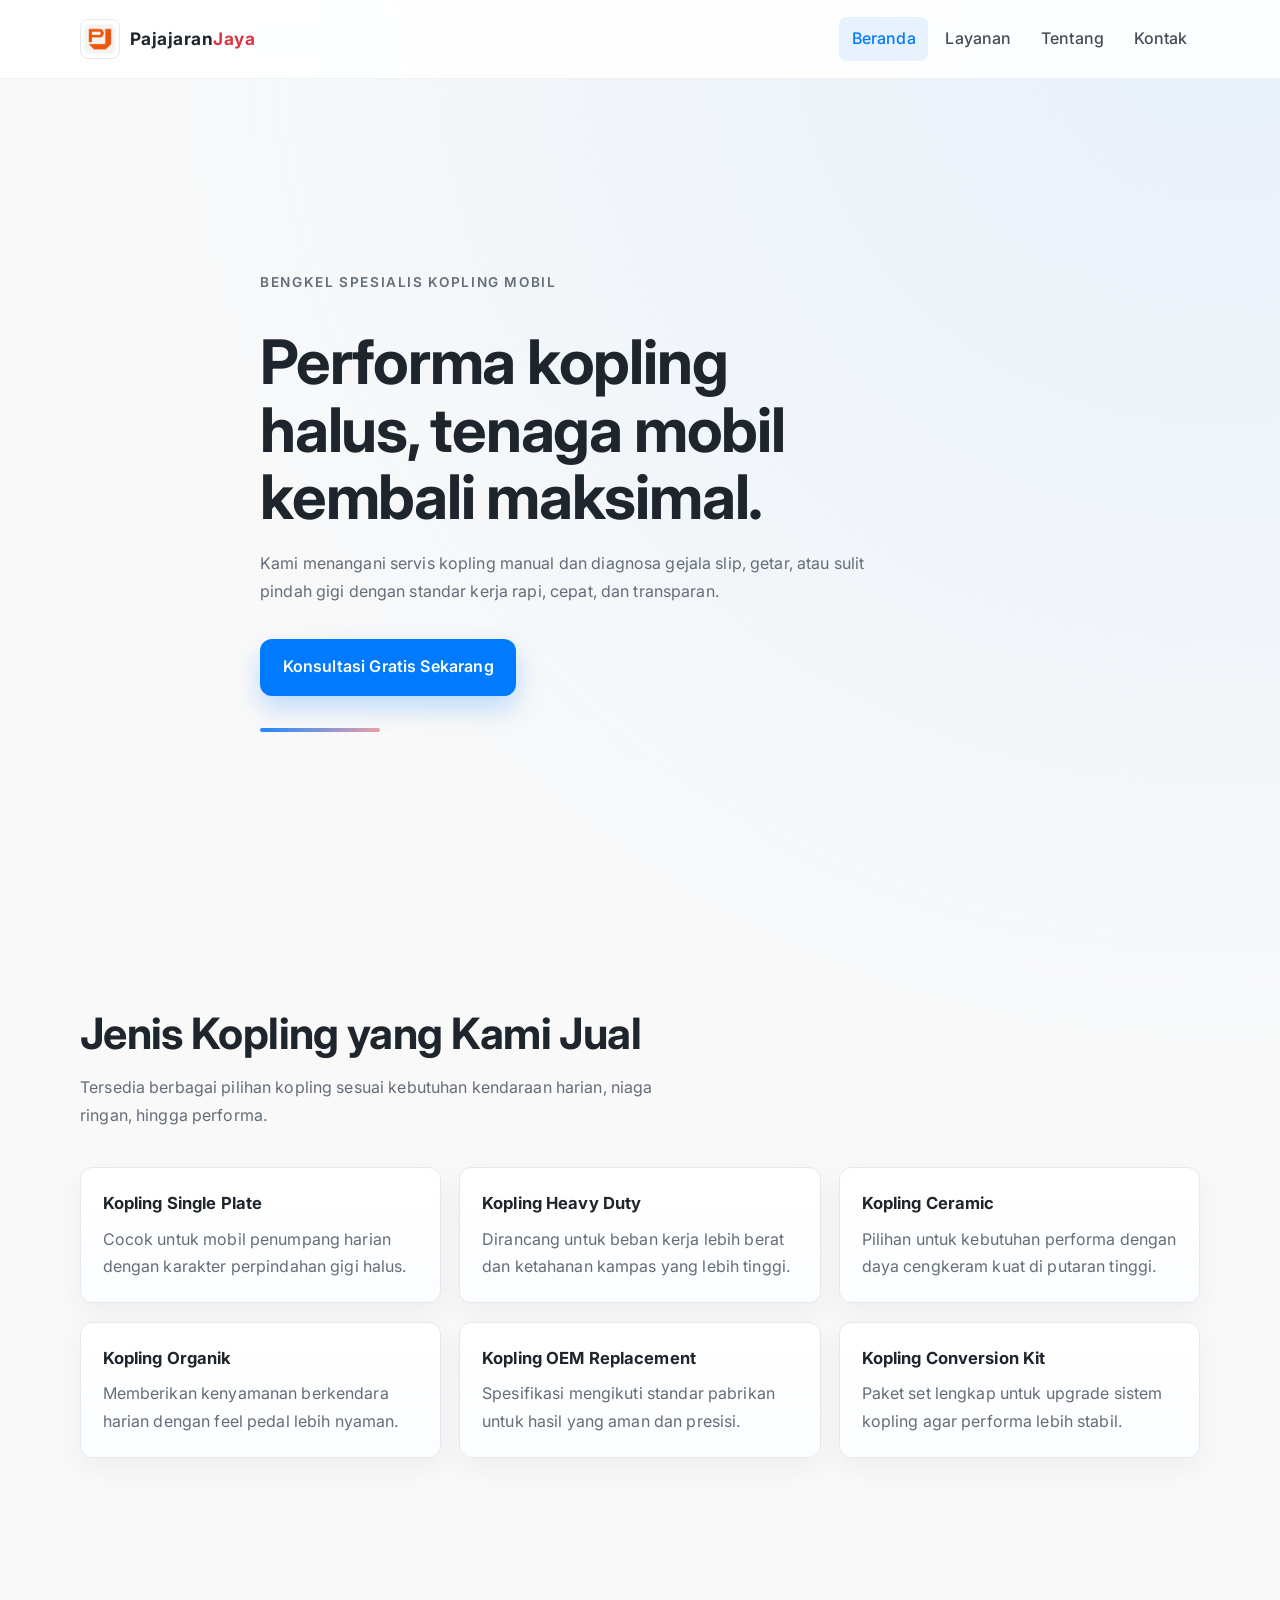
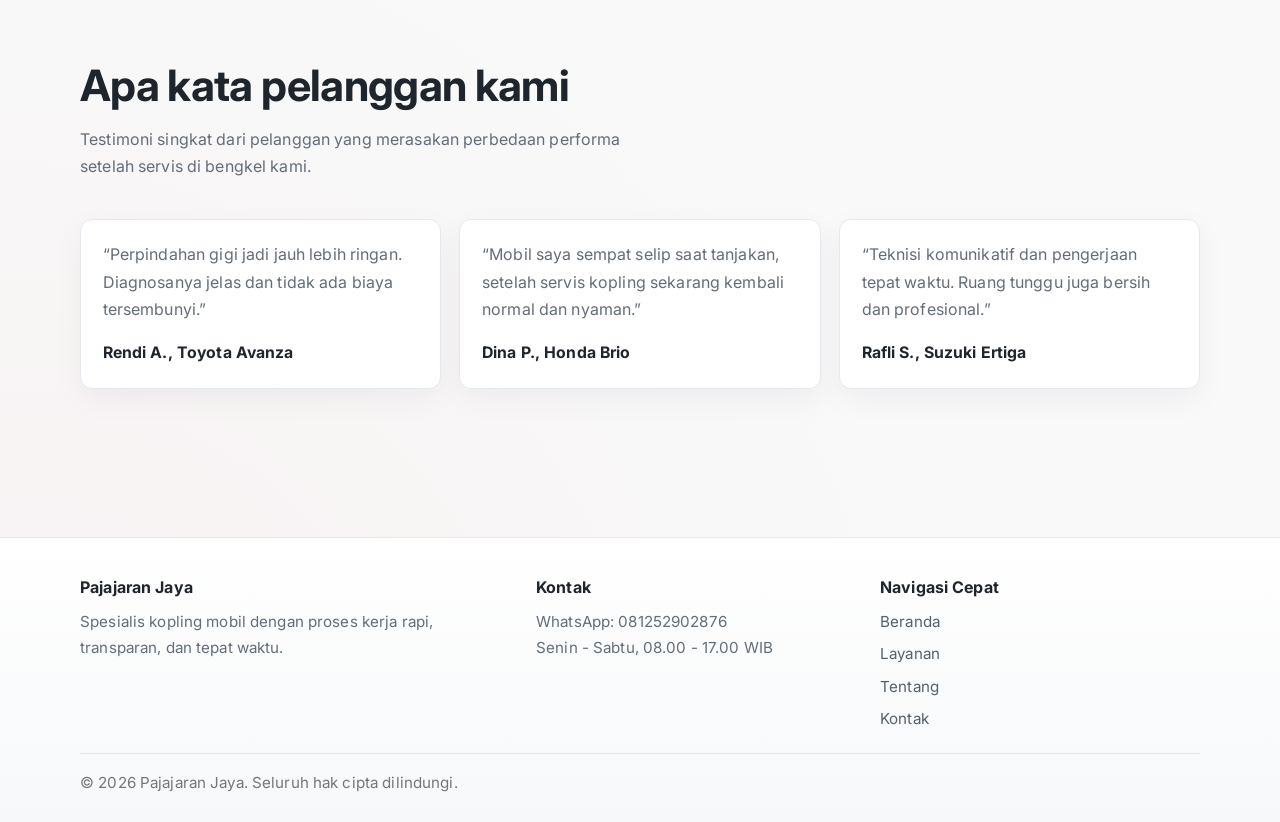
<file: index.html>
<!doctype html>
<html lang="id">
  <head>
    <meta charset="UTF-8" />
    <meta name="viewport" content="width=device-width, initial-scale=1.0" />
    <meta
      name="description"
      content="Bengkel spesialis kopling mobil dengan teknisi berpengalaman, diagnosa akurat, dan proses pengerjaan transparan."
    />
    <meta name="google-site-verification" content="lEvcDP85rpLG2DY13oHIXQdvIcxbhTGmNRsH5fqvasw" />
    <title>Padjajaran Jaya</title>
    <link rel="icon" type="image/png" href="tempat/logo.png" />
    <link rel="stylesheet" href="style.css" />
  </head>
  <body>
    <header class="site-header">
      <div class="container nav">
        <a class="logo" href="index.html" aria-label="Pajajaran Jaya - Beranda">
          <img class="logo-mark" src="tempat/logo.png" alt="Logo Pajajaran Jaya" />
          <span class="logo-text">Pajajaran<span>Jaya</span></span>
        </a>
        <button class="nav-toggle" aria-label="Buka menu" aria-expanded="false">
          <span class="hamburger"></span>
        </button>
        <ul class="nav-menu">
          <li><a class="active" href="index.html">Beranda</a></li>
          <li><a href="layanan.html">Layanan</a></li>
          <li><a href="tentang.html">Tentang</a></li>
          <li><a href="kontak.html">Kontak</a></li>
        </ul>
      </div>
    </header>

    <main>
      <section class="hero">
        <div class="container hero-content">
          <p class="eyebrow">Bengkel Spesialis Kopling Mobil</p>
          <h1>Performa kopling halus, tenaga mobil kembali maksimal.</h1>
          <p>
            Kami menangani servis kopling manual dan diagnosa gejala slip, getar, atau sulit pindah gigi dengan
            standar kerja rapi, cepat, dan transparan.
          </p>
          <a class="btn btn-primary" href="kontak.html">Konsultasi Gratis Sekarang</a>
        </div>
      </section>

      <section class="page-section">
        <div class="container">
          <h2 class="section-title">Jenis Kopling yang Kami Jual</h2>
          <p class="section-intro">
            Tersedia berbagai pilihan kopling sesuai kebutuhan kendaraan harian, niaga ringan, hingga performa.
          </p>
          <div class="grid clutch-grid">
            <article class="clutch-card">
              <h3>Kopling Single Plate</h3>
              <p>Cocok untuk mobil penumpang harian dengan karakter perpindahan gigi halus.</p>
            </article>
            <article class="clutch-card">
              <h3>Kopling Heavy Duty</h3>
              <p>Dirancang untuk beban kerja lebih berat dan ketahanan kampas yang lebih tinggi.</p>
            </article>
            <article class="clutch-card">
              <h3>Kopling Ceramic</h3>
              <p>Pilihan untuk kebutuhan performa dengan daya cengkeram kuat di putaran tinggi.</p>
            </article>
            <article class="clutch-card">
              <h3>Kopling Organik</h3>
              <p>Memberikan kenyamanan berkendara harian dengan feel pedal lebih nyaman.</p>
            </article>
            <article class="clutch-card">
              <h3>Kopling OEM Replacement</h3>
              <p>Spesifikasi mengikuti standar pabrikan untuk hasil yang aman dan presisi.</p>
            </article>
            <article class="clutch-card">
              <h3>Kopling Conversion Kit</h3>
              <p>Paket set lengkap untuk upgrade sistem kopling agar performa lebih stabil.</p>
            </article>
          </div>
        </div>
      </section>

      <section class="page-section">
        <div class="container">
          <h2 class="section-title">Apa kata pelanggan kami</h2>
          <p class="section-intro">
            Testimoni singkat dari pelanggan yang merasakan perbedaan performa setelah servis di bengkel kami.
          </p>
          <div class="grid testimonial-grid">
            <article class="testimonial-card">
              <p>
                “Perpindahan gigi jadi jauh lebih ringan. Diagnosanya jelas dan tidak ada biaya tersembunyi.”
              </p>
              <h3>Rendi A., Toyota Avanza</h3>
            </article>
            <article class="testimonial-card">
              <p>
                “Mobil saya sempat selip saat tanjakan, setelah servis kopling sekarang kembali normal dan nyaman.”
              </p>
              <h3>Dina P., Honda Brio</h3>
            </article>
            <article class="testimonial-card">
              <p>
                “Teknisi komunikatif dan pengerjaan tepat waktu. Ruang tunggu juga bersih dan profesional.”
              </p>
              <h3>Rafli S., Suzuki Ertiga</h3>
            </article>
          </div>
        </div>
      </section>
    </main>

    <footer class="site-footer">
      <div class="container footer-grid">
        <section>
          <h3 class="footer-title">Pajajaran Jaya</h3>
          <p class="footer-text">Spesialis kopling mobil dengan proses kerja rapi, transparan, dan tepat waktu.</p>
        </section>
        <section>
          <h3 class="footer-title">Kontak</h3>
          <p class="footer-text">WhatsApp: 081252902876</p>
          <p class="footer-text">Senin - Sabtu, 08.00 - 17.00 WIB</p>
        </section>
        <nav aria-label="Navigasi footer">
          <h3 class="footer-title">Navigasi Cepat</h3>
          <ul class="footer-links">
            <li><a href="index.html">Beranda</a></li>
            <li><a href="layanan.html">Layanan</a></li>
            <li><a href="tentang.html">Tentang</a></li>
            <li><a href="kontak.html">Kontak</a></li>
          </ul>
        </nav>
      </div>
      <div class="container footer-bottom">&copy; <span id="year"></span> Pajajaran Jaya. Seluruh hak cipta dilindungi.</div>
    </footer>

    <script src="script.js"></script>
  </body>
</html>
</file>
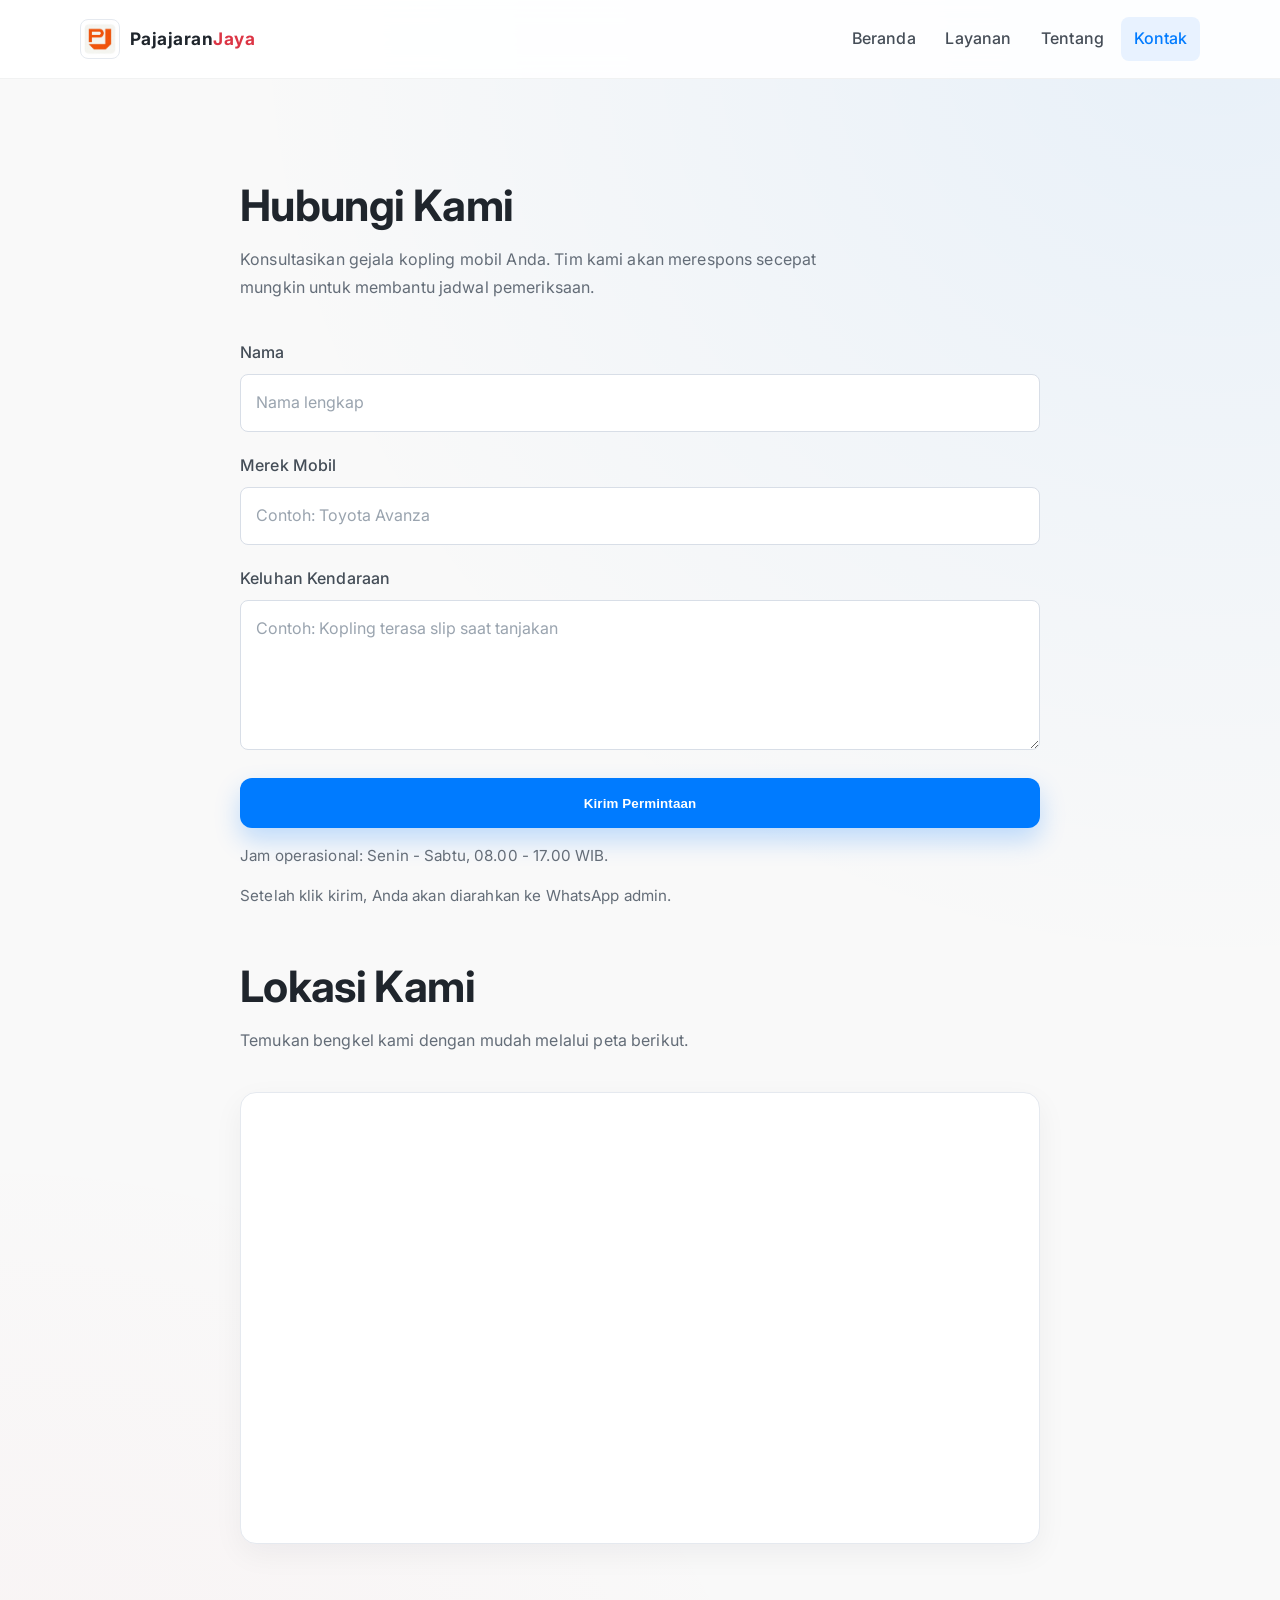
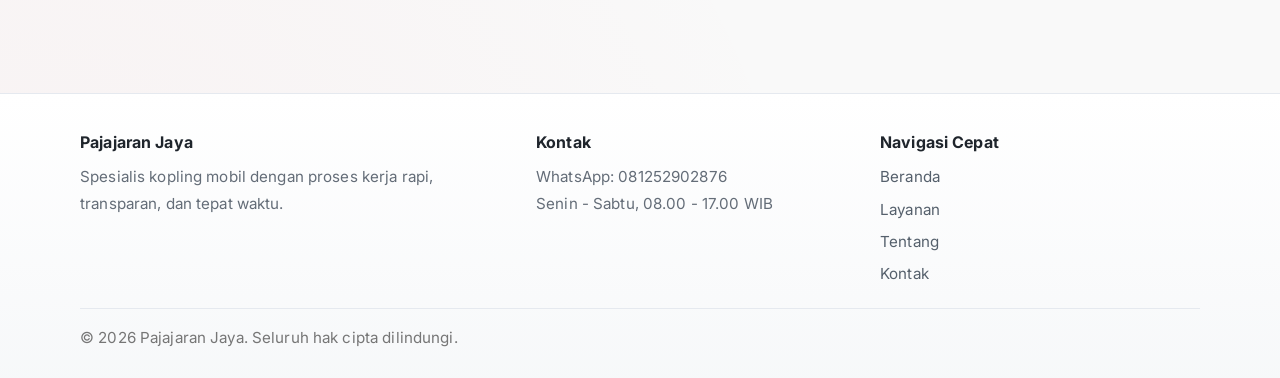
<file: kontak.html>
<!doctype html>
<html lang="id">
  <head>
    <meta charset="UTF-8" />
    <meta name="viewport" content="width=device-width, initial-scale=1.0" />
    <meta
      name="description"
      content="Hubungi Bengkel  untuk konsultasi masalah kopling mobil Anda dan jadwalkan pemeriksaan."
    />
    <title>Padjajaran Jaya</title>
    <link rel="icon" type="image/png" href="tempat/logo.png" />
    <link rel="stylesheet" href="style.css" />
  </head>
  <body>
    <header class="site-header">
      <div class="container nav">
        <a class="logo" href="index.html" aria-label="Pajajaran Jaya - Beranda">
          <img class="logo-mark" src="tempat/logo.png" alt="Logo Pajajaran Jaya" />
          <span class="logo-text">Pajajaran<span>Jaya</span></span>
        </a>
        <button class="nav-toggle" aria-label="Buka menu" aria-expanded="false">
          <span class="hamburger"></span>
        </button>
        <ul class="nav-menu">
          <li><a href="index.html">Beranda</a></li>
          <li><a href="layanan.html">Layanan</a></li>
          <li><a href="tentang.html">Tentang</a></li>
          <li><a class="active" href="kontak.html">Kontak</a></li>
        </ul>
      </div>
    </header>

    <main class="page-section">
      <div class="container contact-wrap">
        <h1 class="section-title">Hubungi Kami</h1>
        <p class="section-intro">
          Konsultasikan gejala kopling mobil Anda. Tim kami akan merespons secepat mungkin untuk membantu jadwal
          pemeriksaan.
        </p>

        <form id="wa-contact-form">
          <div class="form-group">
            <label for="nama">Nama</label>
            <input id="nama" type="text" name="nama" placeholder="Nama lengkap" required />
          </div>
          <div class="form-group">
            <label for="merek-mobil">Merek Mobil</label>
            <input id="merek-mobil" type="text" name="merek_mobil" placeholder="Contoh: Toyota Avanza" required />
          </div>
          <div class="form-group">
            <label for="pesan">Keluhan Kendaraan</label>
            <textarea id="pesan" name="pesan" placeholder="Contoh: Kopling terasa slip saat tanjakan" required></textarea>
          </div>
          <button class="btn btn-primary btn-block" type="submit">Kirim Permintaan</button>
          <p class="note">Jam operasional: Senin - Sabtu, 08.00 - 17.00 WIB.</p>
          <p class="note">Setelah klik kirim, Anda akan diarahkan ke WhatsApp admin.</p>
        </form>

        <section class="map-section" aria-label="Lokasi bengkel">
          <h2 class="section-title">Lokasi Kami</h2>
          <p class="section-intro">Temukan bengkel kami dengan mudah melalui peta berikut.</p>
          <div class="map-embed">
            <iframe
              src="https://www.google.com/maps/embed?pb=!1m18!1m12!1m3!1d3949.820131284923!2d112.15390479999999!3d-8.1197886!2m3!1f0!2f0!3f0!3m2!1i1024!2i768!4f13.1!3m3!1m2!1s0x2e78ebfa93a4b62b%3A0xb72c8a0e3594ad39!2sPajajaran%20Jaya!5e0!3m2!1sid!2ssg!4v1774678619966!5m2!1sid!2ssg"
              width="600"
              height="450"
              style="border: 0"
              allowfullscreen=""
              loading="lazy"
              referrerpolicy="no-referrer-when-downgrade"
              title="Lokasi Bengkel Pajajaran Jaya"
            ></iframe>
          </div>
        </section>
      </div>
    </main>

    <footer class="site-footer">
      <div class="container footer-grid">
        <section>
          <h3 class="footer-title">Pajajaran Jaya</h3>
          <p class="footer-text">Spesialis kopling mobil dengan proses kerja rapi, transparan, dan tepat waktu.</p>
        </section>
        <section>
          <h3 class="footer-title">Kontak</h3>
          <p class="footer-text">WhatsApp: 081252902876</p>
          <p class="footer-text">Senin - Sabtu, 08.00 - 17.00 WIB</p>
        </section>
        <nav aria-label="Navigasi footer">
          <h3 class="footer-title">Navigasi Cepat</h3>
          <ul class="footer-links">
            <li><a href="index.html">Beranda</a></li>
            <li><a href="layanan.html">Layanan</a></li>
            <li><a href="tentang.html">Tentang</a></li>
            <li><a href="kontak.html">Kontak</a></li>
          </ul>
        </nav>
      </div>
      <div class="container footer-bottom">&copy; <span id="year"></span> Pajajaran Jaya. Seluruh hak cipta dilindungi.</div>
    </footer>

    <script src="script.js"></script>
  </body>
</html>
</file>
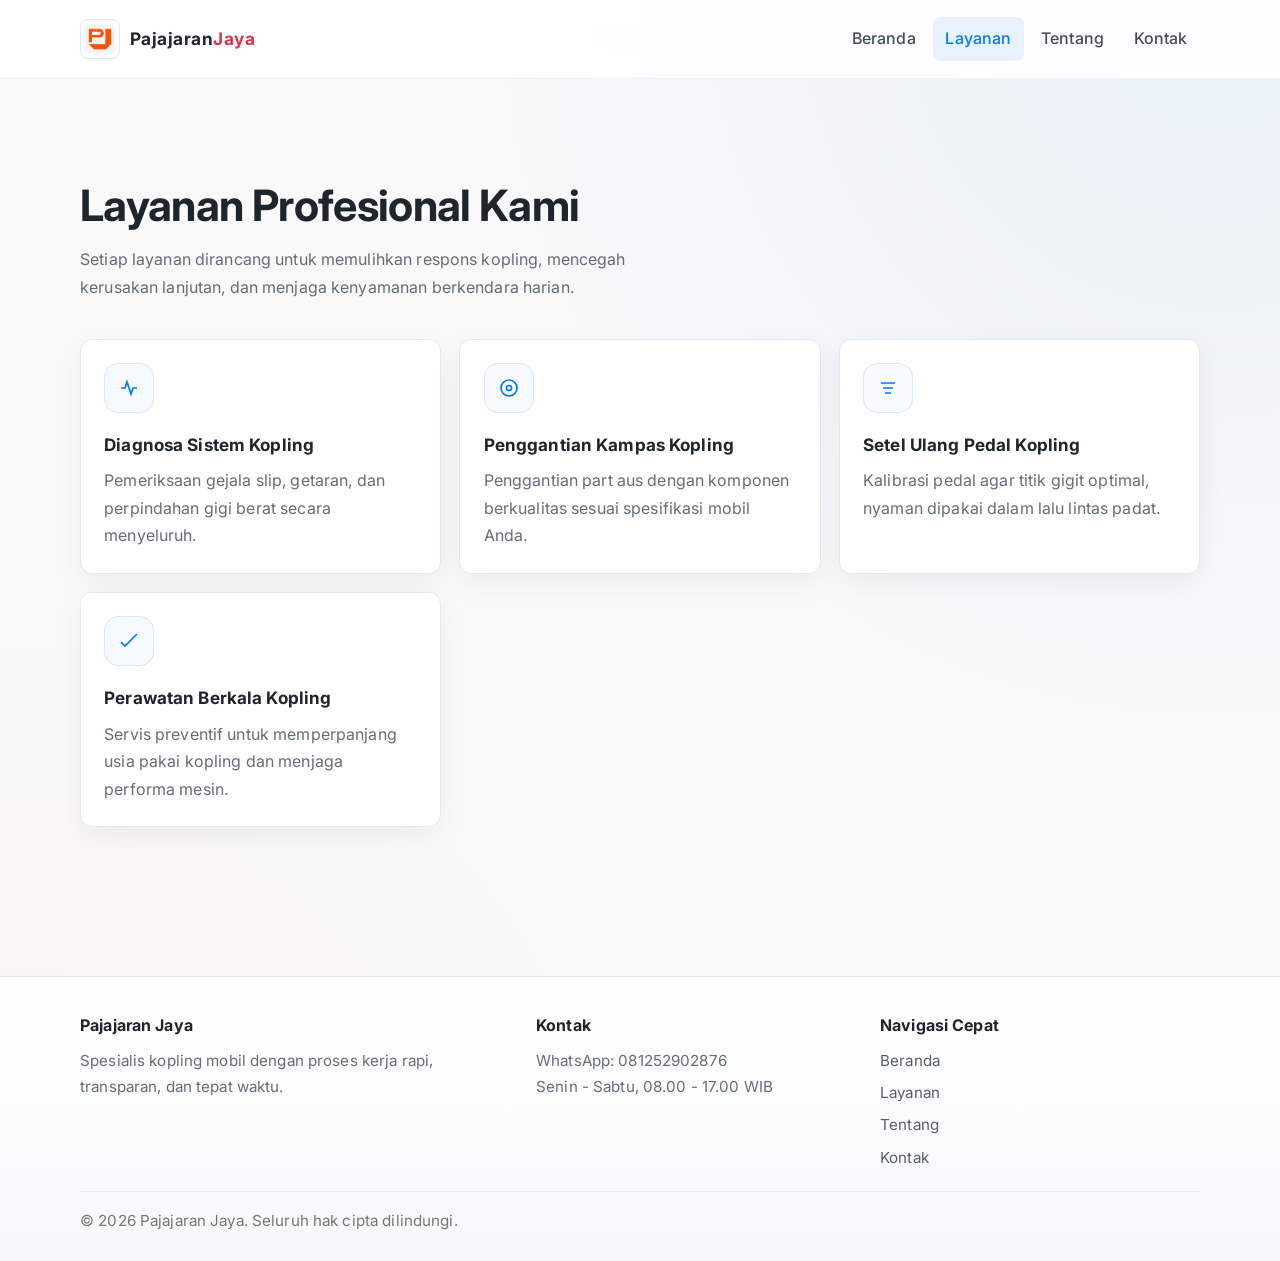
<file: layanan.html>
<!doctype html>
<html lang="id">
  <head>
    <meta charset="UTF-8" />
    <meta name="viewport" content="width=device-width, initial-scale=1.0" />
    <meta
      name="description"
      content="Layanan bengkel spesialis kopling mobil: diagnosa, servis, penggantian part, dan kalibrasi sistem kopling."
    />
    <title>Padjajaran Jaya</title>
    <link rel="icon" type="image/png" href="tempat/logo.png" />
    <link rel="stylesheet" href="style.css" />
  </head>
  <body>
    <header class="site-header">
      <div class="container nav">
        <a class="logo" href="index.html" aria-label="Pajajaran Jaya - Beranda">
          <img class="logo-mark" src="tempat/logo.png" alt="Logo Pajajaran Jaya" />
          <span class="logo-text">Pajajaran<span>Jaya</span></span>
        </a>
        <button class="nav-toggle" aria-label="Buka menu" aria-expanded="false">
          <span class="hamburger"></span>
        </button>
        <ul class="nav-menu">
          <li><a href="index.html">Beranda</a></li>
          <li><a class="active" href="layanan.html">Layanan</a></li>
          <li><a href="tentang.html">Tentang</a></li>
          <li><a href="kontak.html">Kontak</a></li>
        </ul>
      </div>
    </header>

    <main class="page-section">
      <div class="container">
        <h1 class="section-title">Layanan Profesional Kami</h1>
        <p class="section-intro">
          Setiap layanan dirancang untuk memulihkan respons kopling, mencegah kerusakan lanjutan, dan menjaga
          kenyamanan berkendara harian.
        </p>

        <div class="grid service-grid">
          <article class="service-card">
            <div class="icon-wrap" aria-hidden="true">
              <svg width="24" height="24" viewBox="0 0 24 24" fill="none" stroke="currentColor" stroke-width="1.7">
                <path d="M4 12h4l2-6 4 12 2-6h4" />
              </svg>
            </div>
            <h3>Diagnosa Sistem Kopling</h3>
            <p>Pemeriksaan gejala slip, getaran, dan perpindahan gigi berat secara menyeluruh.</p>
          </article>

          <article class="service-card">
            <div class="icon-wrap" aria-hidden="true">
              <svg width="24" height="24" viewBox="0 0 24 24" fill="none" stroke="currentColor" stroke-width="1.7">
                <circle cx="12" cy="12" r="8" />
                <circle cx="12" cy="12" r="2.5" />
              </svg>
            </div>
            <h3>Penggantian Kampas Kopling</h3>
            <p>Penggantian part aus dengan komponen berkualitas sesuai spesifikasi mobil Anda.</p>
          </article>

          <article class="service-card">
            <div class="icon-wrap" aria-hidden="true">
              <svg width="24" height="24" viewBox="0 0 24 24" fill="none" stroke="currentColor" stroke-width="1.7">
                <path d="M5 7h14M7 12h10M9 17h6" />
              </svg>
            </div>
            <h3>Setel Ulang Pedal Kopling</h3>
            <p>Kalibrasi pedal agar titik gigit optimal, nyaman dipakai dalam lalu lintas padat.</p>
          </article>

          <article class="service-card">
            <div class="icon-wrap" aria-hidden="true">
              <svg width="24" height="24" viewBox="0 0 24 24" fill="none" stroke="currentColor" stroke-width="1.7">
                <path d="M4 13l4 4 12-12" />
              </svg>
            </div>
            <h3>Perawatan Berkala Kopling</h3>
            <p>Servis preventif untuk memperpanjang usia pakai kopling dan menjaga performa mesin.</p>
          </article>
        </div>
      </div>
    </main>

    <footer class="site-footer">
      <div class="container footer-grid">
        <section>
          <h3 class="footer-title">Pajajaran Jaya</h3>
          <p class="footer-text">Spesialis kopling mobil dengan proses kerja rapi, transparan, dan tepat waktu.</p>
        </section>
        <section>
          <h3 class="footer-title">Kontak</h3>
          <p class="footer-text">WhatsApp: 081252902876</p>
          <p class="footer-text">Senin - Sabtu, 08.00 - 17.00 WIB</p>
        </section>
        <nav aria-label="Navigasi footer">
          <h3 class="footer-title">Navigasi Cepat</h3>
          <ul class="footer-links">
            <li><a href="index.html">Beranda</a></li>
            <li><a href="layanan.html">Layanan</a></li>
            <li><a href="tentang.html">Tentang</a></li>
            <li><a href="kontak.html">Kontak</a></li>
          </ul>
        </nav>
      </div>
      <div class="container footer-bottom">&copy; <span id="year"></span> Pajajaran Jaya. Seluruh hak cipta dilindungi.</div>
    </footer>

    <script src="script.js"></script>
  </body>
</html>
</file>
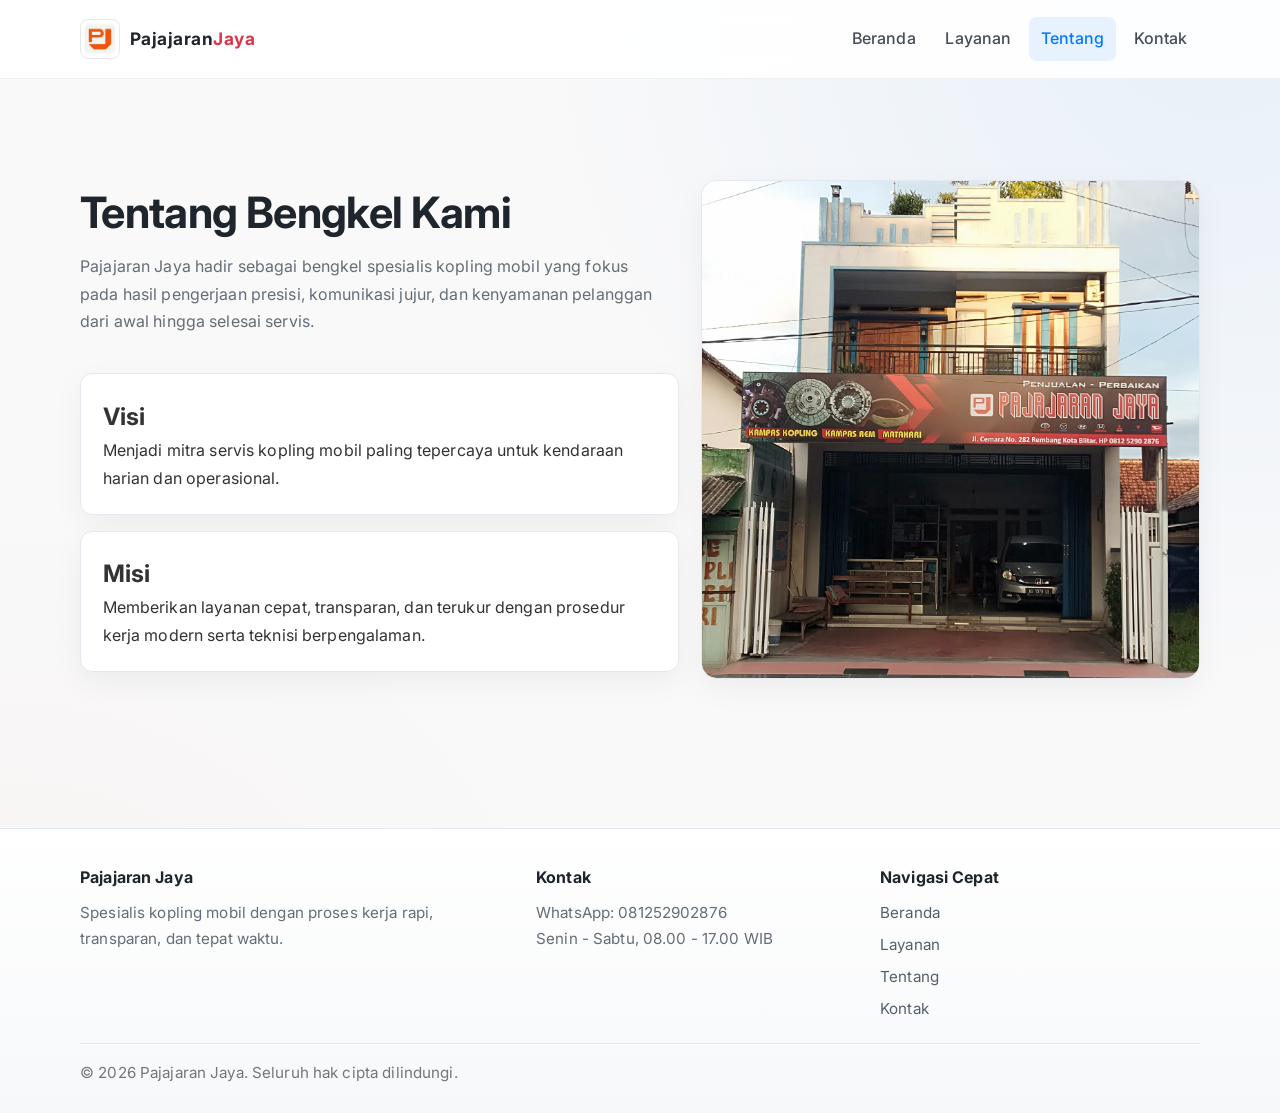
<file: tentang.html>
<!doctype html>
<html lang="id">
  <head>
    <meta charset="UTF-8" />
    <meta name="viewport" content="width=device-width, initial-scale=1.0" />
    <meta
      name="description"
      content="Tentang Bengkel Kopling Pro, tim teknisi berpengalaman dengan komitmen pada kualitas servis kopling mobil."
    />
    <title>Padjajaran Jaya</title>
    <link rel="icon" type="image/png" href="tempat/logo.png" />
    <link rel="stylesheet" href="style.css" />
  </head>
  <body>
    <header class="site-header">
      <div class="container nav">
        <a class="logo" href="index.html" aria-label="Pajajaran Jaya - Beranda">
          <img class="logo-mark" src="tempat/logo.png" alt="Logo Pajajaran Jaya" />
          <span class="logo-text">Pajajaran<span>Jaya</span></span>
        </a>
        <button class="nav-toggle" aria-label="Buka menu" aria-expanded="false">
          <span class="hamburger"></span>
        </button>
        <ul class="nav-menu">
          <li><a href="index.html">Beranda</a></li>
          <li><a href="layanan.html">Layanan</a></li>
          <li><a class="active" href="tentang.html">Tentang</a></li>
          <li><a href="kontak.html">Kontak</a></li>
        </ul>
      </div>
    </header>

    <main class="page-section">
      <div class="container about-layout">
        <section>
          <h1 class="section-title">Tentang Bengkel Kami</h1>
          <p class="section-intro">
            Pajajaran Jaya hadir sebagai bengkel spesialis kopling mobil yang fokus pada hasil pengerjaan presisi,
            komunikasi jujur, dan kenyamanan pelanggan dari awal hingga selesai servis.
          </p>
          <article class="info-card">
            <h2>Visi</h2>
            <p>Menjadi mitra servis kopling mobil paling tepercaya untuk kendaraan harian dan operasional.</p>
          </article>
          <article class="info-card" style="margin-top: 1rem">
            <h2>Misi</h2>
            <p>
              Memberikan layanan cepat, transparan, dan terukur dengan prosedur kerja modern serta teknisi
              berpengalaman.
            </p>
          </article>
        </section>

        <aside class="about-photo-wrap" aria-label="Foto bengkel Pajajaran Jaya">
          <img class="about-photo" src="tempat/tempat.jpg" alt="Foto area Bengkel Pajajaran Jaya" />
        </aside>
      </div>
    </main>

    <footer class="site-footer">
      <div class="container footer-grid">
        <section>
          <h3 class="footer-title">Pajajaran Jaya</h3>
          <p class="footer-text">Spesialis kopling mobil dengan proses kerja rapi, transparan, dan tepat waktu.</p>
        </section>
        <section>
          <h3 class="footer-title">Kontak</h3>
          <p class="footer-text">WhatsApp: 081252902876</p>
          <p class="footer-text">Senin - Sabtu, 08.00 - 17.00 WIB</p>
        </section>
        <nav aria-label="Navigasi footer">
          <h3 class="footer-title">Navigasi Cepat</h3>
          <ul class="footer-links">
            <li><a href="index.html">Beranda</a></li>
            <li><a href="layanan.html">Layanan</a></li>
            <li><a href="tentang.html">Tentang</a></li>
            <li><a href="kontak.html">Kontak</a></li>
          </ul>
        </nav>
      </div>
      <div class="container footer-bottom">&copy; <span id="year"></span> Pajajaran Jaya. Seluruh hak cipta dilindungi.</div>
    </footer>

    <script src="script.js"></script>
  </body>
</html>
</file>
<file: style.css>
@import url('https://fonts.googleapis.com/css2?family=Inter:wght@400;500;600;700&display=swap');

:root {
  --bg: #f9f9f9;
  --bg-soft: #f4f6f8;
  --surface: #ffffff;
  --text: #333333;
  --text-strong: #1f252c;
  --muted: #646d78;
  --border: #e5e9ef;
  --border-strong: #d8dee7;
  --accent: #007bff;
  --accent-alt: #dc3545;
  --radius-sm: 8px;
  --radius: 12px;
  --radius-lg: 16px;
  --shadow-soft: 0 10px 30px rgba(15, 23, 42, 0.05);
  --shadow-float: 0 20px 40px rgba(15, 23, 42, 0.08);
  --container: 1120px;
}

* {
  box-sizing: border-box;
  margin: 0;
  padding: 0;
}

html {
  scroll-behavior: smooth;
}

body {
  font-family: 'Inter', sans-serif;
  background: radial-gradient(circle at 95% 0%, rgba(0, 123, 255, 0.07), transparent 42%),
    radial-gradient(circle at 0% 100%, rgba(220, 53, 69, 0.04), transparent 36%),
    var(--bg);
  color: var(--text);
  line-height: 1.72;
  letter-spacing: 0.008em;
  text-rendering: optimizeLegibility;
}

img {
  max-width: 100%;
  display: block;
}

a {
  color: inherit;
  text-decoration: none;
}

p {
  margin: 0;
}

.container {
  width: min(100% - 2.5rem, var(--container));
  margin-inline: auto;
}

.site-header {
  position: sticky;
  top: 0;
  z-index: 50;
  background: rgba(255, 255, 255, 0.9);
  backdrop-filter: blur(14px);
  border-bottom: 1px solid rgba(31, 37, 44, 0.06);
}

.nav {
  min-height: 78px;
  display: flex;
  align-items: center;
  justify-content: space-between;
}

.logo {
  display: inline-flex;
  align-items: center;
  gap: 0.6rem;
  font-size: 1.08rem;
  font-weight: 700;
  letter-spacing: 0.03em;
  color: var(--text-strong);
}

.logo-mark {
  width: 40px;
  height: 40px;
  object-fit: contain;
  border-radius: var(--radius-sm);
  border: 1px solid var(--border);
  background: #fff;
  padding: 0.2rem;
}

.logo-text span {
  color: var(--accent-alt);
}

.nav-toggle {
  width: 44px;
  height: 44px;
  border: 1px solid transparent;
  border-radius: var(--radius-sm);
  background: transparent;
  display: grid;
  place-items: center;
  cursor: pointer;
  transition: border-color 0.2s ease, background-color 0.2s ease;
}

.nav-toggle:hover {
  border-color: var(--border-strong);
  background: #f5f9ff;
}

.hamburger,
.hamburger::before,
.hamburger::after {
  width: 22px;
  height: 2px;
  border-radius: 2px;
  background: var(--text);
  transition: transform 0.25s ease;
  content: '';
  display: block;
}

.hamburger {
  position: relative;
}

.hamburger::before {
  position: absolute;
  transform: translateY(-7px);
}

.hamburger::after {
  position: absolute;
  transform: translateY(7px);
}

.nav-toggle[aria-expanded='true'] .hamburger {
  background: transparent;
}

.nav-toggle[aria-expanded='true'] .hamburger::before {
  transform: rotate(45deg);
}

.nav-toggle[aria-expanded='true'] .hamburger::after {
  transform: rotate(-45deg);
}

.nav-menu {
  position: fixed;
  top: 78px;
  left: 0;
  right: 0;
  background: rgba(255, 255, 255, 0.98);
  border-bottom: 1px solid var(--border);
  list-style: none;
  padding: 1.1rem 1.25rem 1.45rem;
  display: grid;
  gap: 0.5rem;
  transform: translateY(-130%);
  transition: transform 0.32s ease;
  box-shadow: 0 16px 34px rgba(15, 23, 42, 0.09);
}

.nav-menu.is-open {
  transform: translateY(0);
}

.nav-menu a {
  display: block;
  padding: 0.72rem 0.84rem;
  border-radius: var(--radius-sm);
  font-weight: 500;
  color: #454d57;
  transition: background-color 0.2s ease, color 0.2s ease;
}

.nav-menu a:hover {
  background: #eef5ff;
  color: var(--accent);
}

.nav-menu a.active {
  background: #e8f2ff;
  color: var(--accent);
}

.page-section {
  padding: 5rem 0;
}

.section-title {
  font-size: clamp(1.78rem, 2.3vw + 1rem, 2.7rem);
  line-height: 1.2;
  letter-spacing: -0.015em;
  color: var(--text-strong);
  margin-bottom: 0.9rem;
}

.section-intro {
  max-width: 58ch;
  color: var(--muted);
  margin-bottom: 2.35rem;
}

.hero {
  min-height: calc(100vh - 72px);
  display: grid;
  place-items: center;
  padding: 4.25rem 0 3.2rem;
  position: relative;
}

.hero-content {
  max-width: 760px;
}

.hero-content::after {
  content: '';
  display: block;
  width: 120px;
  height: 4px;
  border-radius: 999px;
  margin-top: 2rem;
  background: linear-gradient(90deg, rgba(0, 123, 255, 0.88), rgba(220, 53, 69, 0.45));
}

.eyebrow {
  font-size: 0.85rem;
  font-weight: 600;
  letter-spacing: 0.12em;
  text-transform: uppercase;
  color: var(--accent);
  margin-bottom: 0.8rem;
}

.hero h1 {
  font-size: clamp(2.1rem, 4.8vw, 4rem);
  line-height: 1.1;
  letter-spacing: -0.02em;
  margin-bottom: 1.2rem;
  color: var(--text-strong);
}

.hero p {
  color: var(--muted);
  max-width: 62ch;
  margin-bottom: 2.1rem;
}

.btn {
  display: inline-flex;
  align-items: center;
  justify-content: center;
  min-height: 50px;
  padding: 0.85rem 1.35rem;
  border: 1px solid transparent;
  border-radius: var(--radius);
  font-weight: 600;
  letter-spacing: 0.01em;
  transition: transform 0.24s ease, box-shadow 0.24s ease, background-color 0.24s ease;
}

.btn-primary {
  background: var(--accent);
  color: #ffffff;
  box-shadow: 0 12px 26px rgba(0, 123, 255, 0.24);
}

.btn-primary:hover {
  transform: translateY(-2px);
  box-shadow: 0 16px 28px rgba(0, 123, 255, 0.3);
}

.grid {
  display: grid;
  gap: 1.15rem;
}

.testimonial-card,
.service-card,
.info-card,
.clutch-card {
  background: var(--surface);
  border: 1px solid var(--border);
  border-radius: var(--radius);
  padding: 1.35rem;
  box-shadow: var(--shadow-soft);
  transition: transform 0.25s ease, box-shadow 0.25s ease, border-color 0.25s ease;
}

.testimonial-card:hover,
.service-card:hover,
.info-card:hover,
.clutch-card:hover {
  transform: translateY(-4px);
  border-color: var(--border-strong);
  box-shadow: var(--shadow-float);
}

.clutch-card {
  background: linear-gradient(180deg, #ffffff 0%, #fcfdff 100%);
}

.clutch-card h3 {
  font-size: 1.04rem;
  margin-bottom: 0.48rem;
  color: var(--text-strong);
}

.clutch-card p {
  color: var(--muted);
}

.testimonial-card p {
  color: var(--muted);
  margin-bottom: 0.95rem;
}

.testimonial-card h3 {
  font-size: 0.99rem;
  color: var(--text-strong);
}

.service-card {
  padding: 1.45rem;
}

.service-card .icon-wrap {
  width: 50px;
  height: 50px;
  border-radius: 14px;
  border: 1px solid #dbe7fb;
  background: #f6faff;
  display: grid;
  place-items: center;
  margin-bottom: 1.05rem;
  color: var(--accent);
}

.service-card h3 {
  margin-bottom: 0.5rem;
  font-size: 1.07rem;
  color: var(--text-strong);
}

.service-card p {
  color: var(--muted);
}

.about-layout {
  display: grid;
  gap: 1.2rem;
}

.visual-placeholder {
  min-height: 280px;
  border-radius: var(--radius-lg);
  border: 1px dashed #d6d6d6;
  background: linear-gradient(145deg, #ffffff, #f3f5f7);
  display: grid;
  place-items: center;
  text-align: center;
  padding: 1.2rem;
  color: #7b7b7b;
}

.visual-placeholder h3 {
  font-size: 1.25rem;
  color: #555555;
}

.about-photo-wrap {
  border-radius: var(--radius-lg);
  border: 1px solid var(--border);
  overflow: hidden;
  box-shadow: var(--shadow-soft);
  background: #ffffff;
}

.about-photo {
  width: 100%;
  height: 100%;
  min-height: 280px;
  object-fit: cover;
  display: block;
}

.contact-wrap {
  max-width: 800px;
}

.form-group {
  margin-bottom: 1.25rem;
}

label {
  display: block;
  font-weight: 500;
  margin-bottom: 0.46rem;
  color: #444d57;
}

input,
textarea {
  width: 100%;
  border: 1px solid var(--border-strong);
  border-radius: var(--radius-sm);
  padding: 0.9rem 0.92rem;
  font: inherit;
  color: var(--text);
  background: #fff;
  transition: border-color 0.2s ease, box-shadow 0.2s ease;
}

input::placeholder,
textarea::placeholder {
  color: #9aa4af;
}

input:focus,
textarea:focus {
  outline: none;
  border-color: var(--accent);
  box-shadow: 0 0 0 3px rgba(0, 123, 255, 0.14);
}

textarea {
  min-height: 150px;
  resize: vertical;
}

.btn-block {
  width: 100%;
}

.note {
  margin-top: 0.9rem;
  color: var(--muted);
  font-size: 0.95rem;
}

.map-section {
  margin-top: 3.2rem;
}

.map-embed {
  border: 1px solid var(--border);
  border-radius: var(--radius-lg);
  overflow: hidden;
  box-shadow: var(--shadow-soft);
  background: #ffffff;
}

.map-embed iframe {
  width: 100%;
  min-height: 340px;
  display: block;
}

.site-footer {
  border-top: 1px solid var(--border);
  margin-top: 3rem;
  color: #666666;
  font-size: 0.95rem;
  background: linear-gradient(180deg, #ffffff 0%, var(--bg-soft) 130%);
}

.footer-grid {
  padding: 2.2rem 0 1.3rem;
  display: grid;
  gap: 1.5rem;
}

.footer-title {
  color: var(--text-strong);
  font-size: 1rem;
  margin-bottom: 0.5rem;
}

.footer-text {
  color: var(--muted);
}

.footer-links {
  list-style: none;
  display: grid;
  gap: 0.38rem;
}

.footer-links a {
  color: #55606c;
  transition: color 0.2s ease, transform 0.2s ease;
}

.footer-links a:hover {
  color: var(--accent);
  transform: translateX(2px);
}

.footer-bottom {
  border-top: 1px solid var(--border);
  padding: 1rem 0 1.65rem;
  color: #767676;
}

@media (max-width: 759px) {
  .hero {
    min-height: auto;
    padding-top: 3.2rem;
  }

  .hero-content::after {
    width: 92px;
    margin-top: 1.55rem;
  }

  .section-intro {
    margin-bottom: 1.9rem;
  }
}

@media (min-width: 760px) {
  .nav-toggle {
    display: none;
  }

  .nav-menu {
    position: static;
    transform: none;
    border: 0;
    background: transparent;
    box-shadow: none;
    padding: 0;
    display: flex;
    align-items: center;
    gap: 0.3rem;
  }

  .nav-menu a {
    padding: 0.54rem 0.78rem;
  }

  .grid.testimonial-grid {
    grid-template-columns: repeat(3, minmax(0, 1fr));
  }

  .grid.service-grid {
    grid-template-columns: repeat(2, minmax(0, 1fr));
  }

  .grid.clutch-grid {
    grid-template-columns: repeat(2, minmax(0, 1fr));
  }

  .about-layout {
    grid-template-columns: 1.2fr 1fr;
    align-items: center;
    gap: 1.35rem;
  }

  .footer-grid {
    grid-template-columns: 1.35fr 1fr 1fr;
  }
}

@media (min-width: 1024px) {
  .page-section {
    padding: 6.3rem 0;
  }

  .grid.service-grid {
    grid-template-columns: repeat(3, minmax(0, 1fr));
  }

  .grid.clutch-grid {
    grid-template-columns: repeat(3, minmax(0, 1fr));
  }

  .hero h1 {
    max-width: 15.5ch;
  }
}

@media (prefers-reduced-motion: reduce) {
  *,
  *::before,
  *::after {
    animation-duration: 0.01ms !important;
    animation-iteration-count: 1 !important;
    transition-duration: 0.01ms !important;
    scroll-behavior: auto !important;
  }
}
</file>
